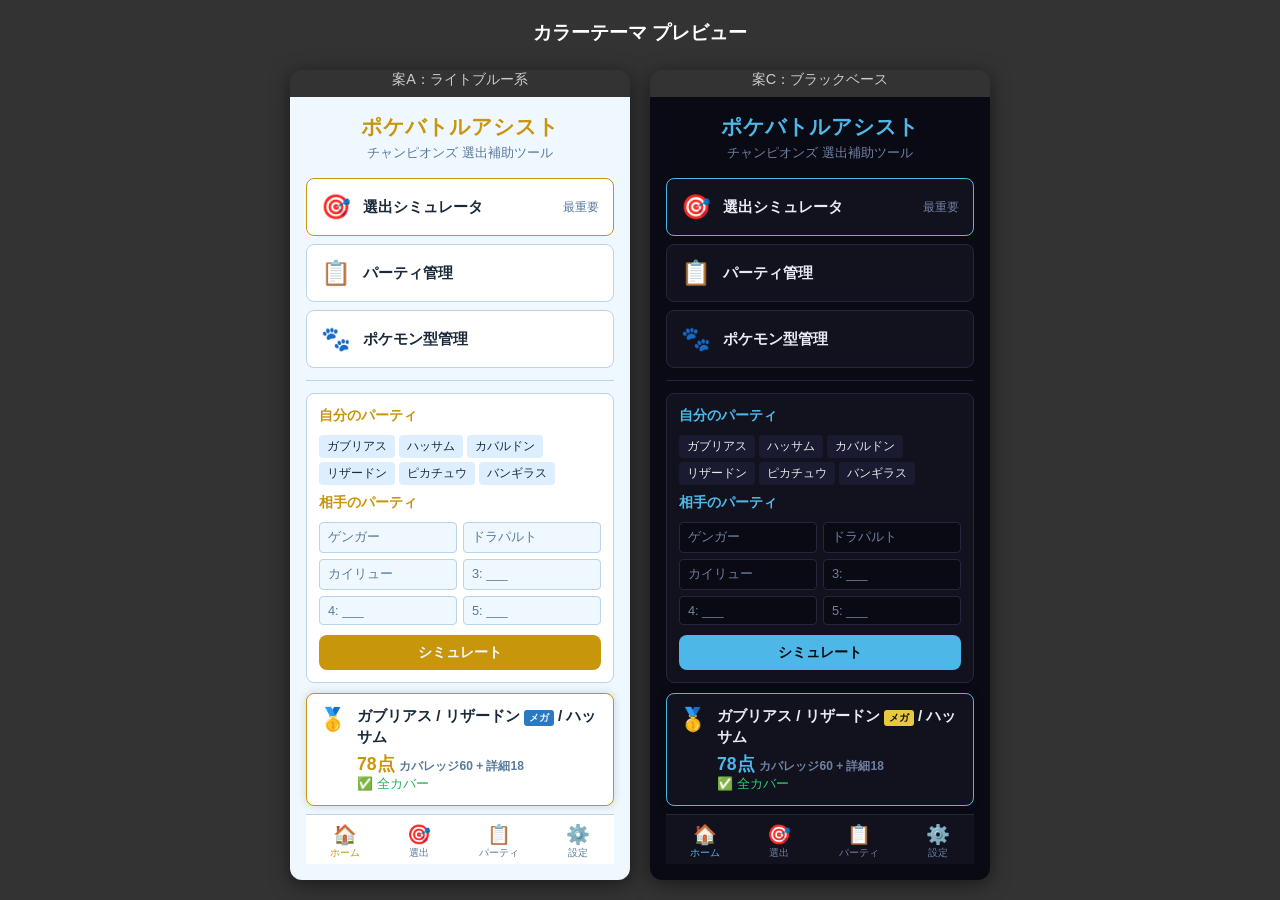
<file: preview.html>
<!DOCTYPE html>
<html lang="ja">
<head>
  <meta charset="UTF-8">
  <meta name="viewport" content="width=device-width, initial-scale=1.0">
  <title>カラープレビュー</title>
  <style>
    * { box-sizing: border-box; margin: 0; padding: 0; }
    body { font-family: 'Segoe UI', 'Hiragino Sans', sans-serif; background: #333; padding: 20px; }
    h1 { color: #fff; text-align: center; margin-bottom: 24px; font-size: 1.2rem; }
    .panels { display: flex; gap: 20px; flex-wrap: wrap; justify-content: center; }
    .panel { width: 340px; border-radius: 12px; overflow: hidden; box-shadow: 0 4px 20px rgba(0,0,0,0.5); }
    .panel-label { text-align: center; color: #ccc; margin-bottom: 8px; font-size: 0.9rem; }

    /* ===== 案A: ライトブルー ===== */
    .theme-a {
      --bg: #f0f8ff;
      --bg2: #ffffff;
      --bg3: #ddeeff;
      --text: #1a2a3a;
      --text2: #5a7a9a;
      --accent: #c8960a;
      --accent2: #2a7abf;
      --green: #27ae60;
      --yellow: #e67e22;
      --red: #e74c3c;
      --blue: #2a7abf;
      --border: #b8d4ea;
      --radius: 8px;
    }

    /* ===== 案C: ブラックベース ===== */
    .theme-c {
      --bg: #0a0a14;
      --bg2: #12121f;
      --bg3: #1a1a30;
      --text: #e8eaf0;
      --text2: #7080a0;
      --accent: #4db8e8;
      --accent2: #e8c840;
      --green: #2ecc71;
      --yellow: #e8c840;
      --red: #e74c3c;
      --blue: #4db8e8;
      --border: #252540;
      --radius: 8px;
    }

    .mock {
      background: var(--bg);
      color: var(--text);
      padding: 16px;
      min-height: 520px;
    }

    /* ホーム */
    .app-title {
      text-align: center;
      font-size: 1.3rem;
      font-weight: 700;
      color: var(--accent);
      margin-bottom: 4px;
    }
    .app-subtitle {
      text-align: center;
      color: var(--text2);
      font-size: 0.8rem;
      margin-bottom: 16px;
    }
    .home-btn {
      display: flex;
      align-items: center;
      gap: 12px;
      padding: 14px;
      background: var(--bg2);
      border-radius: var(--radius);
      border: 1px solid var(--border);
      margin-bottom: 8px;
      color: var(--text);
    }
    .home-btn-primary { border-color: var(--accent); }
    .home-btn-icon { font-size: 1.5rem; }
    .home-btn-label { font-size: 0.95rem; font-weight: 600; }
    .home-btn-desc { font-size: 0.75rem; color: var(--text2); margin-left: auto; }

    /* シミュレータ */
    .section {
      background: var(--bg2);
      border: 1px solid var(--border);
      border-radius: var(--radius);
      padding: 12px;
      margin-bottom: 10px;
    }
    .section h3 { font-size: 0.9rem; color: var(--accent); margin-bottom: 10px; }
    .party-row {
      display: flex;
      flex-wrap: wrap;
      gap: 4px;
      margin-bottom: 8px;
    }
    .party-chip {
      background: var(--bg3);
      padding: 3px 8px;
      border-radius: 4px;
      font-size: 0.75rem;
      color: var(--text);
    }
    .opp-grid {
      display: grid;
      grid-template-columns: 1fr 1fr;
      gap: 6px;
      margin-bottom: 10px;
    }
    .opp-input {
      background: var(--bg);
      border: 1px solid var(--border);
      border-radius: 4px;
      padding: 6px 8px;
      color: var(--text2);
      font-size: 0.8rem;
    }
    .btn-primary {
      background: var(--accent);
      color: var(--bg);
      border: none;
      padding: 8px 20px;
      border-radius: var(--radius);
      font-size: 0.9rem;
      font-weight: 600;
      width: 100%;
    }

    /* 結果 */
    .result-card {
      display: flex;
      gap: 10px;
      background: var(--bg2);
      border: 1px solid var(--accent);
      border-radius: var(--radius);
      padding: 12px;
      margin-bottom: 8px;
      box-shadow: 0 0 10px rgba(0,0,0,0.15);
    }
    .result-rank { font-size: 1.4rem; }
    .result-names { font-weight: 600; font-size: 0.95rem; margin-bottom: 4px; }
    .result-score { font-size: 1.1rem; font-weight: 700; color: var(--accent); }
    .result-sub { font-size: 0.75rem; color: var(--text2); }
    .badge-mega {
      display: inline-block;
      background: var(--accent2);
      color: var(--bg);
      font-size: 0.65rem;
      padding: 1px 5px;
      border-radius: 3px;
      font-weight: 700;
      margin-left: 4px;
    }
    .cover-full { color: var(--green); font-size: 0.8rem; }

    .divider {
      border: none;
      border-top: 1px solid var(--border);
      margin: 12px 0;
    }

    .nav-bar {
      background: var(--bg2);
      border-top: 1px solid var(--border);
      display: flex;
      justify-content: space-around;
      padding: 8px 0 4px;
      margin-top: 8px;
    }
    .nav-item { text-align: center; font-size: 0.65rem; color: var(--text2); }
    .nav-item.active { color: var(--accent); }
    .nav-icon { font-size: 1.2rem; display: block; }
  </style>
</head>
<body>
  <h1>カラーテーマ プレビュー</h1>
  <div class="panels">

    <!-- 案A -->
    <div class="panel">
      <div class="panel-label">案A：ライトブルー系</div>
      <div class="mock theme-a">
        <div class="app-title">ポケバトルアシスト</div>
        <div class="app-subtitle">チャンピオンズ 選出補助ツール</div>

        <div class="home-btn home-btn-primary">
          <span class="home-btn-icon">🎯</span>
          <span class="home-btn-label">選出シミュレータ</span>
          <span class="home-btn-desc">最重要</span>
        </div>
        <div class="home-btn">
          <span class="home-btn-icon">📋</span>
          <span class="home-btn-label">パーティ管理</span>
        </div>
        <div class="home-btn">
          <span class="home-btn-icon">🐾</span>
          <span class="home-btn-label">ポケモン型管理</span>
        </div>

        <hr class="divider">

        <div class="section">
          <h3>自分のパーティ</h3>
          <div class="party-row">
            <span class="party-chip">ガブリアス</span>
            <span class="party-chip">ハッサム</span>
            <span class="party-chip">カバルドン</span>
            <span class="party-chip">リザードン</span>
            <span class="party-chip">ピカチュウ</span>
            <span class="party-chip">バンギラス</span>
          </div>
          <h3>相手のパーティ</h3>
          <div class="opp-grid">
            <div class="opp-input">ゲンガー</div>
            <div class="opp-input">ドラパルト</div>
            <div class="opp-input">カイリュー</div>
            <div class="opp-input">3: ___</div>
            <div class="opp-input">4: ___</div>
            <div class="opp-input">5: ___</div>
          </div>
          <button class="btn-primary">シミュレート</button>
        </div>

        <div class="result-card">
          <div class="result-rank">🥇</div>
          <div>
            <div class="result-names">ガブリアス / リザードン<span class="badge-mega">メガ</span> / ハッサム</div>
            <div class="result-score">78点 <span class="result-sub">カバレッジ60 + 詳細18</span></div>
            <div class="cover-full">✅ 全カバー</div>
          </div>
        </div>

        <div class="nav-bar">
          <div class="nav-item active"><span class="nav-icon">🏠</span>ホーム</div>
          <div class="nav-item"><span class="nav-icon">🎯</span>選出</div>
          <div class="nav-item"><span class="nav-icon">📋</span>パーティ</div>
          <div class="nav-item"><span class="nav-icon">⚙️</span>設定</div>
        </div>
      </div>
    </div>

    <!-- 案C -->
    <div class="panel">
      <div class="panel-label">案C：ブラックベース</div>
      <div class="mock theme-c">
        <div class="app-title">ポケバトルアシスト</div>
        <div class="app-subtitle">チャンピオンズ 選出補助ツール</div>

        <div class="home-btn home-btn-primary">
          <span class="home-btn-icon">🎯</span>
          <span class="home-btn-label">選出シミュレータ</span>
          <span class="home-btn-desc">最重要</span>
        </div>
        <div class="home-btn">
          <span class="home-btn-icon">📋</span>
          <span class="home-btn-label">パーティ管理</span>
        </div>
        <div class="home-btn">
          <span class="home-btn-icon">🐾</span>
          <span class="home-btn-label">ポケモン型管理</span>
        </div>

        <hr class="divider">

        <div class="section">
          <h3>自分のパーティ</h3>
          <div class="party-row">
            <span class="party-chip">ガブリアス</span>
            <span class="party-chip">ハッサム</span>
            <span class="party-chip">カバルドン</span>
            <span class="party-chip">リザードン</span>
            <span class="party-chip">ピカチュウ</span>
            <span class="party-chip">バンギラス</span>
          </div>
          <h3>相手のパーティ</h3>
          <div class="opp-grid">
            <div class="opp-input">ゲンガー</div>
            <div class="opp-input">ドラパルト</div>
            <div class="opp-input">カイリュー</div>
            <div class="opp-input">3: ___</div>
            <div class="opp-input">4: ___</div>
            <div class="opp-input">5: ___</div>
          </div>
          <button class="btn-primary">シミュレート</button>
        </div>

        <div class="result-card">
          <div class="result-rank">🥇</div>
          <div>
            <div class="result-names">ガブリアス / リザードン<span class="badge-mega">メガ</span> / ハッサム</div>
            <div class="result-score">78点 <span class="result-sub">カバレッジ60 + 詳細18</span></div>
            <div class="cover-full">✅ 全カバー</div>
          </div>
        </div>

        <div class="nav-bar">
          <div class="nav-item active"><span class="nav-icon">🏠</span>ホーム</div>
          <div class="nav-item"><span class="nav-icon">🎯</span>選出</div>
          <div class="nav-item"><span class="nav-icon">📋</span>パーティ</div>
          <div class="nav-item"><span class="nav-icon">⚙️</span>設定</div>
        </div>
      </div>
    </div>

  </div>
</body>
</html>
</file>
